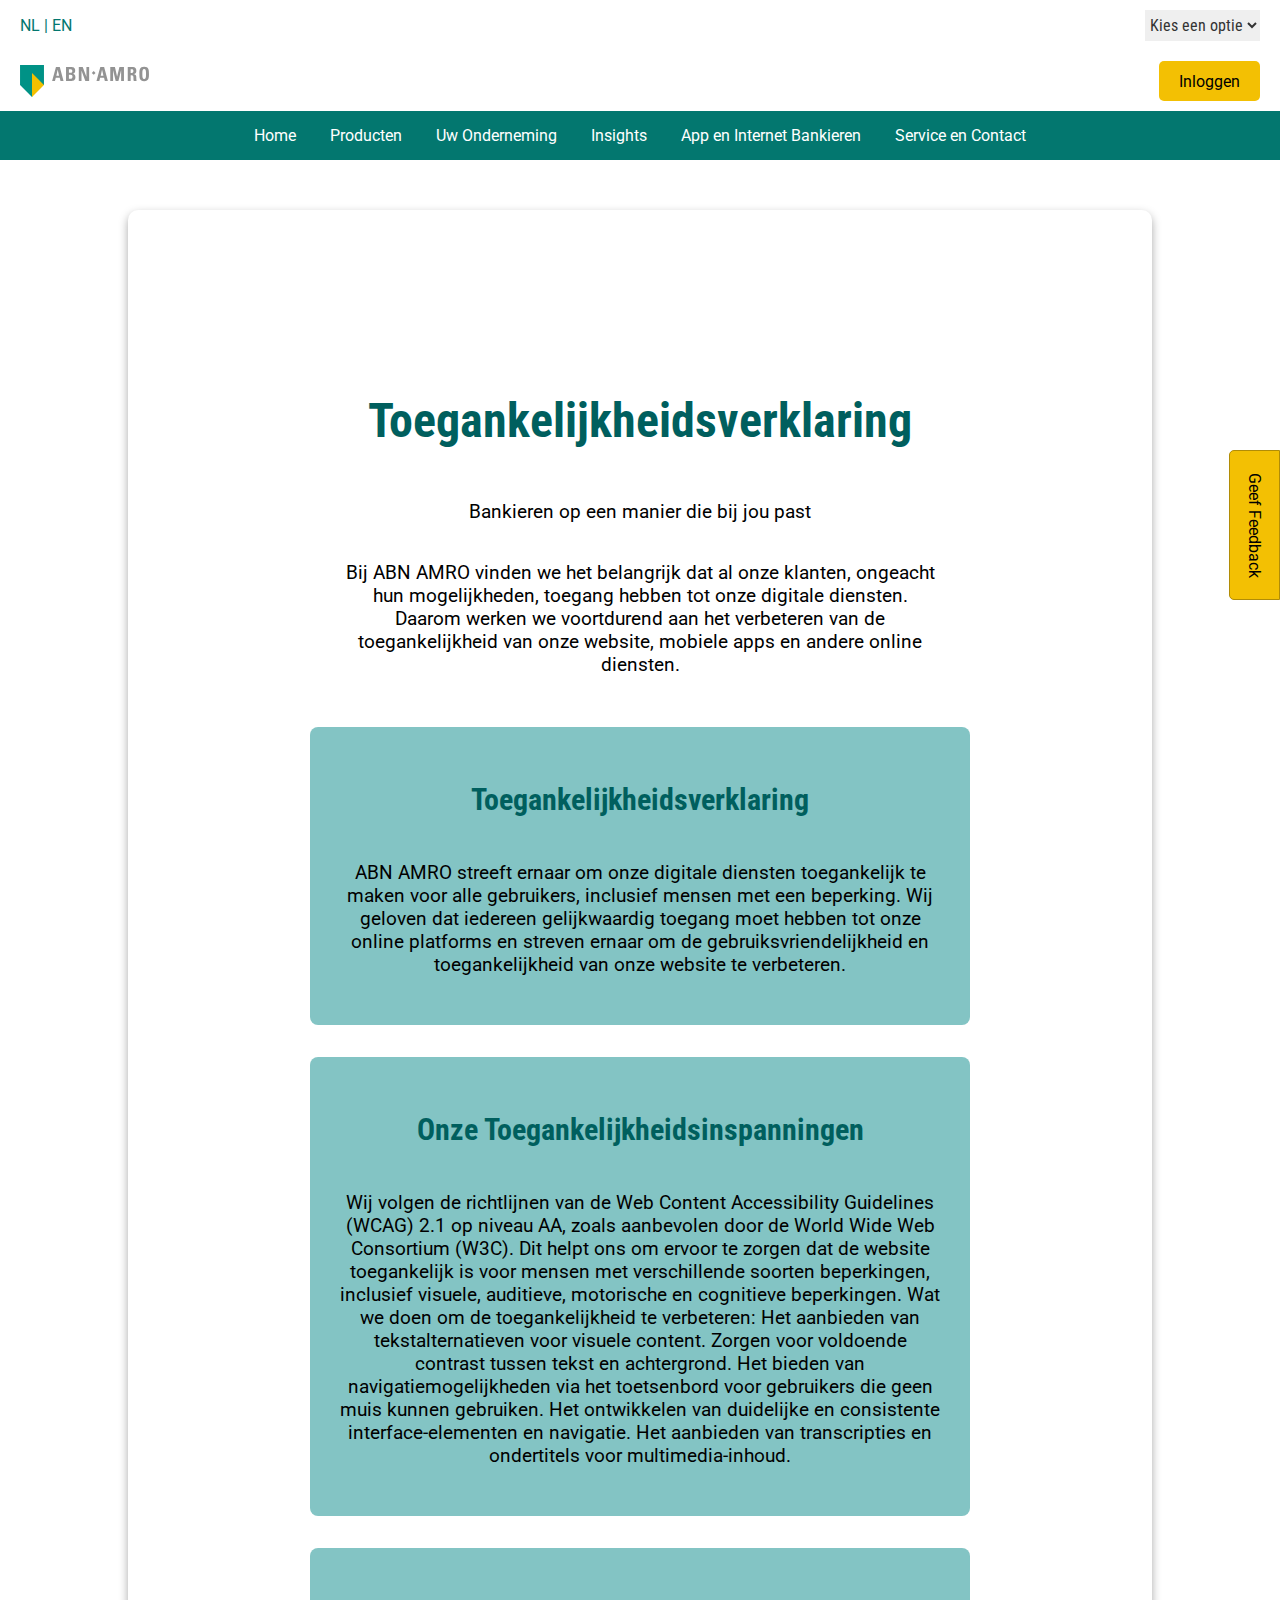
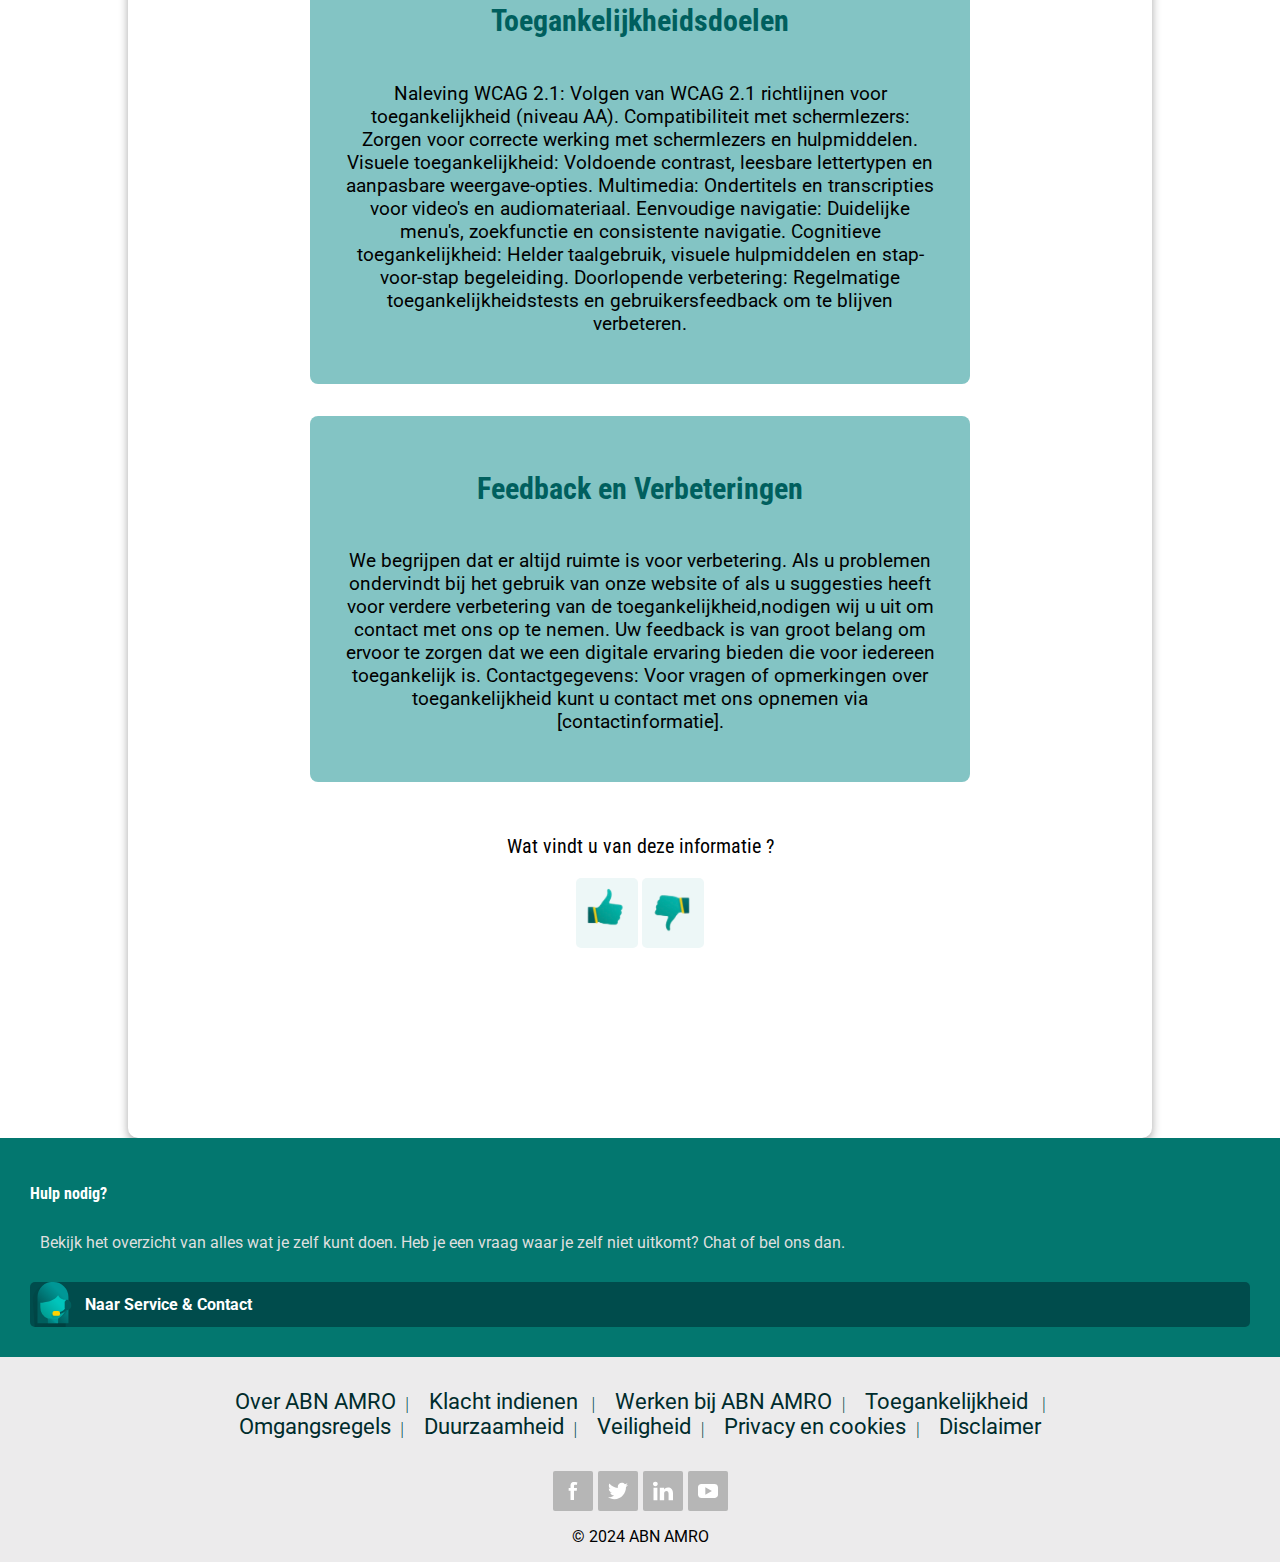
<file: index.html>
<!DOCTYPE html>
<html lang="nl">
<head>
    <meta charset="UTF-8">
    <meta name="viewport" content="width=device-width, initial-scale=1.0">
    <title>Toegankelijkheidsverklaring</title>
    <link rel="stylesheet" href="./styleguide/huisstijl.css">
    <link rel="stylesheet" href="styles.css">
    <link href="https://fonts.googleapis.com/css2?family=Roboto+Condensed:wght@400&display=swap" rel="stylesheet">
    <link href="https://fonts.googleapis.com/css2?family=Roboto:wght@400&display=swap" rel="stylesheet">
</head>

<body>
    <header>
        <section class="header-top">
                <p>NL | EN</p>
                <label for="keuze" class="sr-only">Kies een optie:</label>
                <select id="keuze" class="header-select">
                    <option value="" disabled selected class="sr-only">Kies een optie</option>
                    <option value="zakelijk" label="zakelijk">Zakelijk</option>
                    <option value="prive" label="prive">Prive</option>
                    <option value="prive-banking" label="prive banking">Prive Banking</option>
                </select>
            </section>

            <section class="header-middel">
                <img src="./ABN-assets /abn.svg" class="logo" alt="">
                <button class="inloggen">Inloggen</button>
            </section>

        <nav>
            <ul>
                <li class="main-menu">
                    <a id="home" href="https://www.abnamro.nl/nl/zakelijk/index.html" class="button">Home</a>
                    <a id="products-button" class="button" href="#"> Producten </a>
                    <div id="producten-menu" class="hidden">
                        <details>
                            <summary class="primary-menu"> Betalen & sparen </summary>
                            <ul class="secondary-menu">
                                <li> <a href="https://www.abnamro.nl/nl/zakelijk/producten/zakelijke-rekening/index.html"> Zakelijke rekening openen </a> </li>
                                <li> <a href="https://www.abnamro.nl/nl/zakelijk/producten/zakelijke-rekening/extra-zakelijke-rekening.html">Extra rekening openen</a></li>
                                <li> <a href="https://www.abnamro.nl/nl/zakelijk/producten/zakelijke-rekening/spaarrekening.html"> Spaarrekening openen </a> </li>
                                <li> <a href="https://www.abnamro.nl/nl/zakelijk/producten/zakelijke-rekening/vreemde-valuta-rekening/index.html"> Vreemde Valuta rekening openen</a> </li>
                                <li> <a href="https://www.abnamro.nl/nl/zakelijk/producten/boekhouden/index.html"> Boekhouden met ABN AMRO</a> </li>
                                <li> <a href="https://www.abnamro.nl/nl/zakelijk/producten/betalen/tikkie-zakelijk/index.html"> Tikkie voor bedrijven</a> </li>
                                <li> <a href="https://www.abnamro.nl/nl/zakelijk/producten/betalen/winkels-en-webshops/buckaroo/betaaloplossingen.html"> Pin- en online betaalmethoden</a> </li>
                                <li> <a href="https://www.abnamro.nl/nl/zakelijk/producten/zakelijke-rekening/zakelijke-rekening-opzeggen.html"> Zakelijke rekening opzeggen</a> </li>
                                <li> <a href="https://www.abnamro.nl/nl/zakelijk/producten/kosten-en-tarieven.html">Kosten en tarieven</a> </li>
                                <li> <a href="https://www.abnamro.nl/nl/zakelijk/rente/renteontwikkelingen/basisrentetarieven.html"> Basisrentetarieven</a> </li>
                                <li> <a href="https://www.abnamro.nl/nl/zakelijk/producten/betalen/sepa/incasso/index.html"> SEPA incasso</a> </li>
                                <li> <a href="https://www.abnamro.nl/nl/zakelijk/producten/betalen/contant-geld/index.html"> Contant geld</a> </li>
                                <li> <a href="https://www.abnamro.nl/nl/zakelijk/producten/boekhouden/boekhoudkoppeling/index.html"> Boekhoudkoppeling</a> </li>
                                <li> <a href="https://www.abnamro.nl/nl/zakelijk/internet-bankieren/e.dentifier/aanvragen.html">E.dentifier aanvragen</a> </li>
                                <li> <a href="https://www.abnamro.nl/nl/zakelijk/producten/betalen/winkels-en-webshops/index.html">Winkels en webshops</a> </li>
                                <li> <a href="https://www.abnamro.nl/nl/zakelijk/producten/zakelijke-rekening/vreemde-valuta-rekening/index.html"> Vreemde Valuta rekening openen</a> </li>
                                <li> <a href="https://www.abnamro.nl/nl/zakelijk/producten/boekhouden/index.html"> Boekhouden met ABN AMRO</a> </li>
                                <li> <a href="https://www.abnamro.nl/nl/zakelijk/producten/betalen/tikkie-zakelijk/index.html"> Tikkie voor bedrijven</a> </li>
                                <li> <a href="https://www.abnamro.nl/nl/zakelijk/producten/betalen/winkels-en-webshops/buckaroo/betaaloplossingen.html"> Pin- en online betaalmethoden</a> </li>
                                <li> <a href="https://www.abnamro.nl/nl/zakelijk/producten/zakelijke-rekening/zakelijke-rekening-opzeggen.html">Zakelijke rekening opzeggen</a> </li>
                                <li> <a href="https://www.abnamro.nl/nl/zakelijk/producten/kosten-en-tarieven.html">Kosten en tarieven</a> </li>
                                <li> <a href="https://www.abnamro.nl/nl/zakelijk/rente/renteontwikkelingen/basisrentetarieven.html"> Basisrentetarieven</a> </li>
                                <li> <a href="https://www.abnamro.nl/nl/zakelijk/producten/betalen/sepa/incasso/index.html"> SEPA incasso</a> </li>
                                <li> <a href="https://www.abnamro.nl/nl/zakelijk/producten/betalen/contant-geld/index.html"> Contant geld</a> </li>
                                <li> <a href="https://www.abnamro.nl/nl/zakelijk/producten/boekhouden/boekhoudkoppeling/index.html"> Boekhoudkoppeling</a> </li>
                                <li> <a href="https://www.abnamro.nl/nl/zakelijk/internet-bankieren/e.dentifier/aanvragen.html">E.dentifier aanvragen</a> </li>
                                <li> <a href="https://www.abnamro.nl/nl/zakelijk/producten/betalen/winkels-en-webshops/index.html">Winkels en webshops</a> </li>
                            </ul>
                        </details>

                        <details>
                            <summary class="primary-menu"> Passen & creditcards </summary>
                            <ul class="secondary-menu">
                                <li> <a
                                        href="https://www.abnamro.nl/nl/zakelijk/service-contact/index/path-detail/Betaalpassen/Betaalpas-aanvragen.html">Betaalpas
                                        aanvragen</a> </li>
                                <li> <a
                                        href="https://www.abnamro.nl/nl/zakelijk/producten/betalen/creditcards/index.html">
                                        Creditcard aanvragen </a> </li>
                                <li> <a
                                        href="https://www.abnamro.nl/nl/zakelijk/internet-bankieren/access-card/index.html">
                                        Acces Card aanvragen </a> </li>
                                <li> <a
                                        href="https://www.abnamro.nl/nl/zakelijk/service-contact/index/path-detail/Betaalpassen/Activeren/Telefonisch.html">
                                        Betaalpas activeren</a> </li>
                                <li> <a
                                        href="https://www.abnamro.nl/nl/zakelijk/service-contact/index/path-detail/Betaalpassen/Zakelijke-betaalpas-blokkeren.html">
                                        Betaalpas blokkeren</a> </li>
                                <li> <a
                                        href="https://www.abnamro.nl/nl/zakelijk/service-contact/index/path-detail/Betaalpassen/Zakelijke-betaalpas-blokkeren.html">
                                        Creditcard blokkeren</a> </li>
                            </ul>
                        </details>

                        <details>
                            <summary class="primary-menu"> Financieren </summary>
                            <ul class="secondary-menu">
                                <li> <a href="https://www.abnamro.nl/nl/zakelijk/producten/financieren/index.html">
                                        Alles over Financieren </a> </li>
                                <li> <a
                                        href="https://www.abnamro.nl/nl/zakelijk/producten/financieren/zakelijke-lening/index.html">
                                        Zakelijke lening </a> </li>
                                <li> <a
                                        href="https://www.abnamro.nl/nl/zakelijk/producten/financieren/zakelijk-krediet/index.html">
                                        Zakelijk krediet </a> </li>
                                <li> <a
                                        href="https://www.abnamro.nl/nl/zakelijk/producten/financieren/zakelijke-hypotheek/index.html">
                                        Zakelijke hypotheek</a> </li>
                                <li> <a
                                        href="https://www.abnamro.nl/nl/zakelijk/producten/financieren/alle-financieringen/zakelijke-lease/index.html">
                                        Zakelijke lease</a> </li>
                                <li> <a
                                        href="https://www.abnamro.nl/nl/zakelijk/producten/financieren/sectoren/index.html">
                                        Financieringen per sector</a> </li>
                                <li> <a
                                        href="https://www.abnamro.nl/nl/zakelijk/producten/financieren/alle-financieringen/index.html">
                                        Alle Financieringen</a> </li>
                                <li> <a
                                        href="https://www.abnamro.nl/nl/zakelijk/producten/financieren/financieringsgesprek/index.html">
                                        Financieringsgesprek</a> </li>
                                <li> <a
                                        href="https://www.abnamro.nl/nl/zakelijk/producten/financieren/leendoelen/index.html">Waarvoor
                                        wilt u lenen?</a> </li>
                                <li> <a
                                        href="https://www.abnamro.nl/nl/zakelijk/producten/financieren/informatie/ondernemerskrediet-stopt/index.html">
                                        OndernemersKrediet stopt</a> </li>
                                <li> <a
                                        href="https://new10.com/abnamro?nt_source=abnamro&nt_medium=referral&nt_campaign=coop&nt_content=nav_producten_financieren&_gl=1*ql1ecj*_ga*MTAyMTY5MTc3OC4xNzM2MTU5OTA1*_ga_H38ZZ0N44L*MTczNjM2MDY3MC45LjEuMTczNjM2MzgyNy4wLjAuMA..">
                                        New10</a> </li>
                                <li> <a
                                        href="https://www.abnamro.nl/nl/zakelijk/producten/financieren/informatie/kredietproces/index.html">
                                        Kredietproces</a> </li>
                                <li> <a
                                        href="https://www.abnamro.nl/nl/zakelijk/producten/financieren/informatie/gedragscode-kleinzakelijke-financiering.html">
                                        Gedragscode Kleinzakelijke Financieren</a> </li>
                                <li> <a
                                        href="https://www.abnamro.nl/nl/zakelijk/producten/financieren/informatie/lenen-starter.html">Lenen
                                        als starter</a> </li>
                            </ul>
                        </details>

                        <details>
                            <summary class="primary-menu"> Verzekeren </summary>
                            <ul class="secondary-menu">
                                <li> <a href="https://www.abnamro.nl/nl/zakelijk/producten/verzekeren/index.html">ABN
                                        AMRO Vezekeringen</a> </li>
                                <li> <a href="https://www.abnamro.nl/nl/zakelijk/producten/verzekeren/index.html">
                                        Ondernemersrisico's verzekeren</a> </li>
                            </ul>
                        </details>

                        <details>
                            <summary class="primary-menu"> Internationaal </summary>
                            <ul class="secondary-menu">
                                <li> <a
                                        href="https://www.abnamro.nl/nl/zakelijk/producten/betalen/trade-finance/index.html">
                                        Trade Finance </a> </li>
                                <li> <a
                                        href="https://www.abnamro.nl/nl/zakelijk/producten/betalen/trade-finance/garanties/index.html">
                                        Zakelijke bankgarantie</a> </li>
                                <li> <a
                                        href="https://www.abnamro.nl/nl/zakelijk/producten/internationale-betalingen-valutamanagement/index.html">
                                        Internationale betalingen </a> </li>
                                <li> <a
                                        href="https://www.abnamro.nl/nl/zakelijk/producten/internationale-betalingen-valutamanagement/valutamanagement.html">
                                        Valutamanagement</a> </li>
                                <li> <a
                                        href="https://www.abnamro.nl/nl/zakelijk/producten/zakelijke-rekening/vreemde-valuta-rekening/index.html">
                                        Vreemde Valuta rekening</a> </li>
                                <li> <a
                                        href="https://www.abnamro.nl/nl/zakelijk/speciaal-voor/internationaal-ondernemen/index.html">
                                        Internationaal ondernemen</a> </li>
                                <li> <a
                                        href="https://www.abnamro.nl/nl/zakelijk/producten/internationale-betalingen-valutamanagement/valutacentrum/index.html">
                                        Valutacentrum</a> </li>
                                <li> <a
                                        href="https://www.abnamro.nl/nl/zakelijk/speciaal-voor/international-desks/index.html">
                                        Kantoren in het buitenland</a> </li>
                            </ul>
                        </details>

                        <details>
                            <summary class="primary-menu"> Cybersecurity </summary>
                            <ul class="secondary-menu">
                                <li> <a href="https://www.abnamro.nl/nl/prive/abnamro/veilig-bankieren/index.html">
                                        Fraude melden </a> </li>
                                <li> <a
                                        href="https://doorpakken.abnamro.nl/hulpmiddelen-en-diensten/cyber-veilig-en-zeker/?_gl=1*1srkv6y*_ga*MTAyMTY5MTc3OC4xNzM2MTU5OTA1*_ga_H38ZZ0N44L*MTczNjM2MDY3MC45LjEuMTczNjM2NDIxMC4wLjAuMA..">
                                        Complete cyberbescherming</a> </li>
                                <li> <a
                                        href="https://www.abnamroverzekeringen.nl/zakelijk/verzekeringen/cyber?utm_source=abnamro.nl&utm_medium=referral&utm_campaign=verzekeren&utm_content=topnavigatie">
                                        Zakelijke cyberverzekering </a> </li>
                                <li> <a
                                        href="https://doorpakken.abnamro.nl/hulpmiddelen-en-diensten/cyber-risicoscan/?_gl=1*jwwg4g*_ga*MTAyMTY5MTc3OC4xNzM2MTU5OTA1*_ga_H38ZZ0N44L*MTczNjM2MDY3MC45LjEuMTczNjM2NDI0MS4wLjAuMA..">
                                        Doe de cyberrisicoscan</a> </li>
                                <li> <a
                                        href="https://doorpakken.abnamro.nl/hulpmiddelen-en-diensten/veilig-ondernemen/download-cyber-response-plan/?_gl=1*1tzcc0l*_ga*MTAyMTY5MTc3OC4xNzM2MTU5OTA1*_ga_H38ZZ0N44L*MTczNjM2MDY3MC45LjEuMTczNjM2NDI1NS4wLjAuMA..">
                                        Maak Cyber Response Plan</a> </li>
                                <li> <a href="https://www.abnamro.nl/nl/zakelijk/insights/cybersecurity/index.html">
                                        Alles over veilig zakendoen</a> </li>
                                <li> <a
                                        href="https://www.abnamro.nl/nl/zakelijk/insights/cybersecurity/beveiliging/index.html">
                                        Cyberveiligheid </a> </li>
                                <li> <a
                                        href="https://www.abnamro.nl/nl/media/belangrijkste_cybersecuritybedreigingen_tcm16-78700.pdf">
                                        Top 10 cyberdreigingen</a> </li>
                                <li> <a
                                        href="https://www.abnamro.nl/nl/zakelijk/insights/cybersecurity/cyberaanval/index.html">
                                        Cuberaanvallen</a> </li>
                                <li> <a
                                        href="https://www.abnamro.nl/nl/zakelijk/insights/cybersecurity/phishing/index.html">
                                        Cyberdreiging phishing</a> </li>
                                <li> <a
                                        href="https://www.abnamro.nl/nl/zakelijk/insights/cybersecurity/technologie/index.html">
                                        Technologie & cyber</a> </li>
                                <li> <a href="https://www.abnamro.nl/nl/zakelijk/insights/index.html"> Ga naar alle
                                        artikelen </a> </li>
                            </ul>
                        </details>

                        <details>
                            <summary class="primary-menu"> De Zaak van Nu </summary>
                            <ul class="secondary-menu">
                                <li> <a href="https://www.abnamro.nl/nl/zakelijk/index.html"> Duurzaam ondernemen</a>
                                </li>
                                <li> <a href="https://www.abnamro.nl/nl/zakelijk/insights/index.html"> Social impact
                                    </a> </li>
                                <li> <a href="https://www.abnamro.nl/nl/zakelijk/insights/circulair.html"> Circulaire
                                        economie</a> </li>
                                <li> <a
                                        href="https://doorpakken.abnamro.nl/hulpmiddelen-en-diensten/vastgoed-verduurzamen/">
                                        Vastgoed verduurzamen</a> </li>
                                <li> <a
                                        href="https://www.abnamro.nl/nl/zakelijk/duurzaam-ondernemen/subsidie-expertise.html">
                                        Subsidie Expertise</a> </li>
                                <li> <a href="https://www.abnamro.nl/nl/zakelijk/producten/index.html"> Zakelijk
                                        beleggen</a> </li>
                                <li> <a href="https://www.abnamro.nl/nl/zakelijk/coronavirus/de-zaak-vooruit.html">
                                        Overzicht</a> </li>
                                <li> <a href="https://www.abnamro.nl/nl/zakelijk/embedded-finance/index.html"> Embedded
                                        Finance </a> </li>
                                <li> <a href="https://www.abnamro.nl/nl/zakelijk/producten/boekhouden/index.html">
                                        Boekhouden met ABN AMRO</a> </li>
                                <li> <a
                                        href="https://doorpakken.abnamro.nl/hulpmiddelen-en-diensten/cyber-veilig-en-zeker/?_gl=1*13q9syk*_ga*MTAyMTY5MTc3OC4xNzM2MTU5OTA1*_ga_H38ZZ0N44L*MTczNjM2MDY3MC45LjEuMTczNjM2NDYxMy4wLjAuMA..">
                                        Cyber Veilig & Zeker</a> </li>
                                <li> <a href="https://www.abnamro.nl/nl/zakelijk/api/index.html"> API's</a> </li>
                            </ul>
                        </details>
                    </div>



                    <a id="uw-onderneming" class="button" href="#"> Uw Onderneming </a>
                    <div id="onderneming-menu" class="hidden">

                        <ul>
                            <details>
                                <summary class="primary-menu"> Starters </summary>
                                <ul class="secondary-menu">
                                    <li> <a
                                            href="https://www.abnamro.nl/nl/zakelijk/speciaal-voor/eigen-bedrijf-starten/index.html?pos=nav_zakelijk_starter_index">
                                            Alles voor starters</a> </li>
                                    <li> <a
                                            href="https://www.abnamro.nl/nl/zakelijk/producten/financieren/informatie/lenen-starter.html?pos=nav_zakelijk_starter_fin_lenen">
                                            Lenen</a> </li>
                                    <li> <a
                                            href="https://www.abnamro.nl/nl/zakelijk/producten/boekhouden/index.html?pos=nav_zakelijk_starter_boek_index">
                                            Boekhouden</a> </li>
                                    <li> <a
                                            href="https://www.abnamro.nl/nl/zakelijk/speciaal-voor/eigen-bedrijf-starten/speciaal-voor-starters.html?pos=nav_zakelijk_starter_product">
                                            Alle Producten</a> </li>
                                    <li> <a
                                            href="https://www.abnamro.nl/nl/zakelijk/ondernemerstips/bedrijf-starten.html?pos=nav_zakelijk_starter_starterstips">
                                            Tips voor starters</a> </li>
                                    <li> <a
                                            href="https://doorpakken.abnamro.nl/wegwijzer-voor-starters/?state=step&index=0">
                                            Wegwijzer voor starters</a> </li>
                                    <li> <a
                                            href="https://www.abnamro.nl/nl/zakelijk/insights/sectoren-en-trends/index.html?pos=nav_zakelijk_starter_sectoren">
                                            Inzichten in uw sector </a> </li>
                                    <li> <a
                                            href="https://www.abnamro.nl/nl/zakelijk/producten/zakelijke-rekening/index.html?pos=nav_zakelijk_starter_zk_rekening">
                                            zakelijke rekeningen</a> </li>
                                </ul>
                            </details>

                            <details>
                                <summary class="primary-menu"> Zzp'ers </summary>
                                <ul class="secondary-menu">
                                    <li> <a
                                            href="https://www.abnamro.nl/nl/zakelijk/speciaal-voor/zzp/index.html?pos=nav_zakelijk_zzp_index">
                                            Alles voor zzp'ers</a> </li>
                                    <li> <a
                                            href="https://www.abnamro.nl/nl/zakelijk/producten/zakelijke-rekening/openen.html?pos=nav_zakelijk_zzp_zk_rekening">
                                            Zakelijke rekening</a> </li>
                                    <li> <a
                                            href="https://www.abnamro.nl/nl/zakelijk/producten/financieren/index.html?pos=nav_zakelijk_zzp_fin_lenen">
                                            Lenen</a> </li>
                                    <li> <a
                                            href="https://www.abnamro.nl/nl/zakelijk/producten/boekhouden/index.html?pos=nav_zakelijk_zzp_boek_index">
                                            Boekhouden</a> </li>
                                    <li> <a href="https://www.abnamro.nl/nl/zakelijk/speciaal-voor/zzp/producten.html">
                                            Alle Producten</a> </li>
                                    <li> <a
                                            href="https://www.abnamro.nl/nl/zakelijk/speciaal-voor/zzp/overzicht-artikelen.html?pos=nav_zakelijk_zzp_overzicht">
                                            Tips voor zzp'ers</a> </li>
                                    <li> <a
                                            href="https://www.abnamro.nl/nl/zakelijk/speciaal-voor/zzp/tools-voor-zzp.html?pos=nav_zakelijk_zzp_rekentools">
                                            Rekentools</a> </li>
                                    <li> <a
                                            href="https://www.abnamro.nl/nl/zakelijk/insights/sectoren-en-trends/index.html?pos=nav_zakelijk_zzp_sector">
                                            Inzichten in uw sector </a> </li>
                                </ul>
                            </details>

                            <details>
                                <summary class="primary-menu"> Mkb'ers </summary>
                                <ul class="secondary-menu">
                                    <li> <a href="https://www.abnamro.nl/nl/zakelijk/speciaal-voor/mkb/index.html">
                                            Alles voor mkb'ers</a> </li>
                                    <li> <a
                                            href="https://www.abnamro.nl/nl/zakelijk/producten/zakelijke-rekening/openen.html?pos=nav_zakelijk_mkb_zk_rekening">
                                            Zakelijke rekening</a> </li>
                                    <li> <a
                                            href="https://www.abnamro.nl/nl/zakelijk/producten/financieren/index.html?pos=nav_zakelijk_mkb_fin_lenen">
                                            Financieren</a> </li>
                                    <li> <a
                                            href="https://www.abnamro.nl/nl/zakelijk/speciaal-voor/internationaal-ondernemen/index.html">
                                            Internationaal ondernemen</a> </li>
                                    <li> <a
                                            href="https://www.abnamro.nl/nl/zakelijk/producten/boekhouden/index.html?pos=nav_zakelijk_mkb_boek_index">
                                            Boekhouden met ABN AMRO</a> </li>
                                    <li> <a href="https://www.abnamro.nl/nl/zakelijk/speciaal-voor/mkb/producten.html">
                                            All producten</a> </li>
                                    <li> <a
                                            href="https://www.abnamro.nl/nl/zakelijk/ondernemerstips/index.html?pos=nav_zakelijk_mb_tipsondernemers">
                                            Ondernemertips</a> </li>
                                    <li> <a
                                            href="https://www.abnamro.nl/nl/zakelijk/insights/sectoren-en-trends/index.html?pos=nav_zakelijk_mkb_sector">
                                            Sector inzichten</a> </li>
                                    <li> <a
                                            href="https://www.abnamro.nl/nl/zakelijk/duurzaam-ondernemen/index.html?pos=nav_zakelijk_mkb_duurzaam-linklist">
                                            Duurzaamheid</a> </li>
                                    <li> <a
                                            href="https://www.abnamro.nl/nl/zakelijk/insights/cybersecurity/index.html?pos=nav_zakelijk_mkb_cyber">
                                            Cybersecurity</a> </li>
                                </ul>
                            </details>

                            <details>
                                <summary class="primary-menu"> Medici </summary>
                                <ul class="secondary-menu">
                                    <li> <a
                                            href="https://www.abnamro.nl/nl/zakelijk/speciaal-voor/medici/index.html?pos=nav_zakelijk_medisch_index">
                                            Alles voor Medici</a> </li>
                                    <li> <a
                                            href="https://www.abnamro.nl/nl/zakelijk/producten/zakelijke-rekening/openen.html?pos=nav_zakelijk_mkb_zk_rekening">
                                            Zakelijke rekening</a> </li>
                                    <li> <a
                                            href="https://www.abnamro.nl/nl/zakelijk/producten/financieren/medici/index.html?pos=nav_zakelijk_medisch_krediet_lease">
                                            Financieren</a> </li>
                                    <li> <a
                                            href="https://www.abnamrolease.com/nld/nl/wat-kunt-u-leasen/medische-apparatuur?cd_source=AAB-to-ABF&cd_medium=Website&cd_campaign=Referral&cd_content=topnavigatie&_gl=1*ekc1ly*_ga*MTAyMTY5MTc3OC4xNzM2MTU5OTA1*_ga_H38ZZ0N44L*MTczNjM2MDY3MC45LjEuMTczNjM2NTQ0MC4wLjAuMA..">
                                            Lease</a> </li>
                                    <li> <a href="https://www.abnamroverzekeringen.nl/zakelijk/verzekeringen/zorg">
                                            Verzekeren</a> </li>
                                    <li> <a
                                            href="https://www.abnamro.nl/nl/zakelijk/speciaal-voor/medici/producten.html">
                                            All producten</a> </li>
                                    <li> <a
                                            href="https://www.abnamro.nl/nl/zakelijk/speciaal-voor/medici/tips-voor-medici/index.html?pos=nav_zak_uwsituatie_medici_tips">
                                            Tips voor Medici</a> </li>
                                    <li> <a
                                            href="https://www.abnamro.nl/nl/zakelijk/speciaal-voor/medici/ondernemingsplan/index.html?pos=nav_zakelijk_medisch_ondernemingplan">
                                            Ondernemingsplan</a> </li>
                                    <li> <a
                                            href="https://www.abnamro.nl/nl/zakelijk/speciaal-voor/medici/branche-informatie/index.html?pos=nav_zakelijk_medisch_branche">
                                            Brancherapporten</a> </li>
                                    <li> <a
                                            href="https://www.abnamro.nl/nl/zakelijk/duurzaam-ondernemen/index?pos=nav_zakelijk_medisch_duurzaam">
                                            Duurzaamheid</a> </li>
                                    <li> <a
                                            href="https://www.abnamro.nl/nl/zakelijk/insights/cybersecurity/index?pos=nav_zakelijk_medisch_cyber">
                                            Cybersecurity</a> </li>
                                    <li> <a
                                            href="https://www.abnamro.nl/nl/zakelijk/speciaal-voor/medici/evenementen/index?pos=nav_zakelijk_medisch_event">
                                            Evenementen</a> </li>
                                    <li> <a
                                            href="https://www.abnamro.nl/nl/zakelijk/speciaal-voor/medici/contact-medici/index.html?pos=nav_zak_uwsituatie_medici_contact">
                                            Contact</a> </li>
                                </ul>
                            </details>

                            <details>
                                <summary class="primary-menu"> Corporates </summary>
                                <ul class="secondary-menu">
                                    <li> <a
                                            href="https://www.abnamro.nl/nl/zakelijk/speciaal-voor/corporate-banking/producten/index.html">
                                            Producten</a> </li>
                                    <li> <a
                                            href="https://www.abnamro.nl/nl/zakelijk/speciaal-voor/corporate-banking/sectoren/index.html">
                                            Sectoren</a> </li>
                                    <li> <a
                                            href="https://www.abnamro.nl/nl/zakelijk/speciaal-voor/corporate-banking/about-us/index.html">
                                            Over ons</a> </li>
                                    <li> <a href="https://www.abnamro.nl/nl/zakelijk/duurzaam-ondernemen/index.html">
                                            Duurzaamheid</a> </li>
                                    <li> <a
                                            href="https://www.abnamro.nl/nl/zakelijk/producten/betalen/creditcards/index.html">
                                            Zakelijke creditcards</a> </li>
                                    <li> <a
                                            href="https://www.abnamro.nl/nl/zakelijk/corporates-institutionals/producten/finance-your-business/corporate-lending.html">
                                            Financieren</a> </li>
                                    <li> <a
                                            href="https://www.abnamro.nl/nl/zakelijk/producten/internationale-betalingen-valutamanagement/valutamanagement.html">
                                            Valutamagnement</a> </li>
                                    <li> <a href="https://www.abnamro.nl/nl/zakelijk/internet-bankieren/index.html">
                                            Internet Bankieren Zakelijk</a> </li>
                                    <li> <a
                                            href="https://www.abnamro.nl/nl/zakelijk/producten/access-online/index.html">
                                            Acces Online</a> </li>
                                    <li> <a href="https://www.abnamro.nl/nl/zakelijk/service-contact/index.html">
                                            Service & contact</a> </li>
                                </ul>
                            </details>

                            <details>
                                <summary class="primary-menu"> Verenigingen </summary>
                                <ul class="secondary-menu">
                                    <li> <a
                                            href="https://www.abnamro.nl/nl/zakelijk/speciaal-voor/verenigingen-en-stichtingen/index.html?pos=nav=zakelijk=V&S">Verenigingen</a>
                                    </li>
                                    <li> <a
                                            href="https://www.abnamro.nl/nl/zakelijk/producten/zakelijke-rekening/stichting-vereniging.html?pos=nav=zakelijk=V&S">
                                            Rekening openen</a> </li>
                                    <li> <a
                                            href="https://www.abnamro.nl/nl/zakelijk/service-contact/gegevens-wijzigen/bestuurswijziging/index.html?pos=nav=zakelijk=V&S">
                                            Bestuurwijziging</a> </li>
                                    <li> <a
                                            href="https://www.abnamro.nl/nl/zakelijk/producten/boekhouden/index.html?pos=nav=zakelijk=V&S">
                                            Boekhouden</a> </li>
                                    <li> <a
                                            href="https://www.abnamro.nl/nl/zakelijk/speciaal-voor/verenigingen-en-stichtingen/sportverenigingen/index.html?pos=nav=zakelijk=V&S">Financiering
                                            sportvereniging</a> </li>
                                    <li> <a
                                            href="https://www.abnamro.nl/nl/zakelijk/speciaal-voor/verenigingen-en-stichtingen/producten.html">
                                            Alle producten</a> </li>
                                </ul>
                            </details>

                            <details>
                                <summary class="primary-menu"> Intermediars </summary>
                                <ul class="secondary-menu">
                                    <li> <a
                                            href="https://www.abnamro.nl/nl/zakelijk/speciaal-voor/intermediairs/index.html">Alles
                                            voor intermediairs</a> </li>
                                    <li> <a
                                            href="https://www.abnamro.nl/nl/zakelijk/producten/financieren/alle-financieringen/zakelijke-lease/index.html">
                                            Zakelijke lease</a> </li>
                                    <li> <a
                                            href="https://www.abnamro.nl/nl/zakelijk/producten/financieren/zakelijke-lening/index.html">
                                            Zakelijke lening</a> </li>
                                    <li> <a
                                            href="https://www.abnamro.nl/nl/zakelijk/producten/financieren/zakelijk-krediet/index.html">
                                            Zakelijk krediet</a> </li>
                                    <li> <a
                                            href="https://doorpakken.abnamro.nl/?_gl=1*lrf7kv*_ga*MTAyMTY5MTc3OC4xNzM2MTU5OTA1*_ga_H38ZZ0N44L*MTczNjM2MDY3MC45LjEuMTczNjM2NTg1NS4wLjAuMA..">Meer
                                            dan een bank</a> </li>
                                    <li> <a
                                            href="https://www.abnamro.nl/nl/zakelijk/producten/betalen/tikkie-zakelijk/index.html">
                                            Tikki voor bedrijven</a> </li>
                                    <li> <a
                                            href="https://www.abnamro.nl/nl/zakelijk/insights/sectoren-en-trends/index.html">
                                            Sectoren en trends</a> </li>
                                    <li> <a href="https://www.abnamro.nl/nl/zakelijk/ondernemerstips/index.html">
                                            Ondernemerstips</a> </li>
                                    <li> <a href="https://www.abnamro.nl/nl/zakelijk/ondernemerstips/index.html">
                                            Macro-economie</a> </li>
                                </ul>
                            </details>
                    </div>

                    <a id="insights" href="https://www.abnamro.nl/nl/zakelijk/insights/index.html" class="button">
                        Insights </a>

                    <a id="app-en-internet-bankieren" class="button" href="#"> App en Internet Bankieren </a>
                    <div id="app-menu" class="hidden">
                        <ul>
                            <details>
                                <summary class="primary-menu"> ABN AMRO app </summary>
                                <ul class="secondary-menu">
                                    <li> <a
                                            href="https://www.abnamro.nl/nl/zakelijk/abn-amro-app/index.html?pos=nav_topnav_zakelijk_im_mb_index">
                                            Alles over de ABN AMRO app</a> </li>
                                    <li> <a
                                            href="https://www.abnamro.nl/nl/zakelijk/abn-amro-app/abn-amro-app-activeren.html">
                                            Activeren van de app </a> </li>
                                    <li> <a
                                            href="https://www.abnamro.nl/nl/zakelijk/abn-amro-app/inloggenmetqr.html?pos=nav_topnav_zakelijk_im_mb_inloggenmetqr">
                                            Inloggen met de app </a> </li>
                                    <li> <a
                                            href="https://www.abnamro.nl/nl/zakelijk/service-contact/index/path-detail/Internet-Bankieren-Zakelijk-en-ABN-AMRO-app/ABN-AMRO-app.html?pos=nav_topnav_zakelijk_im_mb_hulpbijapp">
                                            Hulp bij de app </a> </li>
                                    <li> <a
                                            href="https://www.abnamro.nl/nl/prive/internet-en-mobiel/abn-amro-app/veilig-mobiel-bankieren.html?pos=nav_topnav_zakelijk_im_mb_veiligmobielbankieren">
                                            Veilig bankieren met de app</a> </li>
                                </ul>
                            </details>

                            <details>
                                <summary class="primary-menu"> Internet Bankieren </summary>
                                <ul class="secondary-menu">
                                    <li> <a
                                            href="https://www.abnamro.nl/nl/zakelijk/internet-bankieren/index.html?pos=nav_topnav_zakelijk_im_ib_index">
                                            Alles over Internet Bankieren</a> </li>
                                </ul>
                            </details>

                            <details>
                                <summary class="primary-menu"> Acces Online </summary>
                                <ul class="secondary-menu">
                                    <li> <a
                                            href="https://www.abnamro.nl/nl/zakelijk/producten/access-online/index.html?pos=nav_topnav_zakelijk_im_aol_index">Alles
                                            over Acces Online</a> </li>
                                </ul>
                            </details>

                            <details>
                                <summary class="primary-menu"> Hulp bij online bankieren </summary>
                                <ul class="secondary-menu">
                                    <li> <a
                                            href="https://www.abnamro.nl/nl/zakelijk/service-contact/index/path-detail/Internet-Bankieren-Zakelijk-en-ABN-AMRO-app/ABN-AMRO-app.html?pos=nav_topnav_zakelijk_im_hulp_app_pathfinder">Hulp
                                            bij de ABN AMRO app</a> </li>
                                    <li> <a
                                            href="https://www.abnamro.nl/nl/zakelijk/service-contact/index/path-detail/Internet-Bankieren-Zakelijk-en-ABN-AMRO-app/Internet-Bankieren-Zakelijk.html?pos=nav_topnav_zakelijk_im_hulp_ib_pathfinder">
                                            Hulp bij Internet Bankieren</a> </li>
                                </ul>
                            </details>

                            <details>
                                <summary class="primary-menu"> Veilig bankieren </summary>
                                <ul class="secondary-menu">
                                    <li> <a
                                            href="https://www.abnamro.nl/nl/zakelijk/insights/cybersecurity/index.html?pos=nav_topnav_zakelijk_im_vb_index">Alles
                                            over veilig bankieren</a></li>
                                    <li> <a
                                            href="https://www.abnamro.nl/nl/prive/abnamro/veilig-bankieren/fraude-melden.html">Fraude
                                            melden</a></li>
                                </ul>
                            </details>
                        </ul>
                    </div>

                    <a id="service-contact" href="https://www.abnamro.nl/nl/zakelijk/service-contact/index.html"
                        class="button"> Service en Contact </a>
            </ul>
            </li>
        </nav>
    </header>


    <main>
        <h1> Toegankelijkheidsverklaring </h1>
        <p>Bankieren op een manier die bij jou past</p>
        <p>Bij ABN AMRO vinden we het belangrijk dat al onze klanten,
            ongeacht hun mogelijkheden, toegang hebben tot onze digitale diensten.
            Daarom werken we voortdurend aan het verbeteren van de toegankelijkheid van onze website,
            mobiele apps en andere online diensten.</p>

        <div class="article-container">
            <section>
                <article id="article-1">
                    <h2> Toegankelijkheidsverklaring </h2>
                    <p> ABN AMRO streeft ernaar om onze digitale diensten toegankelijk te maken voor alle gebruikers,
                        inclusief mensen met een beperking. Wij geloven dat iedereen gelijkwaardig toegang moet hebben
                        tot onze online platforms en streven ernaar om de gebruiksvriendelijkheid en toegankelijkheid
                        van
                        onze website te verbeteren.</p>
                </article>

                <article id="article-2">
                    <h2>Onze Toegankelijkheidsinspanningen</h2>
                    <p> Wij volgen de richtlijnen van de Web Content Accessibility Guidelines (WCAG) 2.1 op niveau AA,
                        zoals aanbevolen door de World Wide Web Consortium (W3C). Dit helpt ons om ervoor te zorgen dat
                        de website toegankelijk is voor mensen met verschillende soorten beperkingen, inclusief visuele,
                        auditieve, motorische en cognitieve beperkingen.
                        Wat we doen om de toegankelijkheid te verbeteren:
                        Het aanbieden van tekstalternatieven voor visuele content.
                        Zorgen voor voldoende contrast tussen tekst en achtergrond.
                        Het bieden van navigatiemogelijkheden via het toetsenbord voor gebruikers die geen muis kunnen
                        gebruiken.
                        Het ontwikkelen van duidelijke en consistente interface-elementen en navigatie.
                        Het aanbieden van transcripties en ondertitels voor multimedia-inhoud.</p>
                </article>

                <article id="article-3">
                    <h2>Toegankelijkheidsdoelen</h2>
                    <p> Naleving WCAG 2.1: Volgen van WCAG 2.1 richtlijnen voor toegankelijkheid (niveau AA).
                        Compatibiliteit met schermlezers: Zorgen voor correcte werking met schermlezers en hulpmiddelen.
                        Visuele toegankelijkheid: Voldoende contrast, leesbare lettertypen en aanpasbare
                        weergave-opties.
                        Multimedia: Ondertitels en transcripties voor video's en audiomateriaal.
                        Eenvoudige navigatie: Duidelijke menu's, zoekfunctie en consistente navigatie.
                        Cognitieve toegankelijkheid: Helder taalgebruik, visuele hulpmiddelen en stap-voor-stap
                        begeleiding.
                        Doorlopende verbetering: Regelmatige toegankelijkheidstests en gebruikersfeedback om te blijven
                        verbeteren.</p>
                </article>

                <article id="article-4">
                    <h2>Feedback en Verbeteringen</h2>
                    <p> We begrijpen dat er altijd ruimte is voor verbetering.
                        Als u problemen ondervindt bij het gebruik van onze website of als
                        u suggesties heeft voor verdere verbetering van
                        de toegankelijkheid,nodigen wij u uit om contact met ons op te nemen.
                        Uw feedback is van groot belang om ervoor te zorgen dat we een digitale
                        ervaring bieden die voor iedereen toegankelijk is.
                        Contactgegevens: Voor vragen of opmerkingen over toegankelijkheid
                        kunt u contact met ons opnemen via [contactinformatie].</p>
                </article>
        </div>


        <section class="main-bottom">
            <h3>Wat vindt u van deze informatie ?</h3>

            <div class="goed-slecht">
                <a href="#goed"> <img src="./ABN-assets /goed.png" alt="klik hier als u het goede informatie vind"></a>
                <a href="#slecht"> <img src="./ABN-assets /slecht.png" alt="klik hier als u het slechte informatie vind"></a>
            </div>
        </section>
    </main>

    <footer>
        <section class="footer-top">
            <h3>Hulp nodig?</h3>
            <p>Bekijk het overzicht van alles wat je zelf kunt doen. Heb je een vraag waar je zelf niet uitkomt? Chat of
                bel ons dan.</p>

            <div class="service-button">
                <img src="./ABN-assets /support.svg" alt="neem contact op">
                <a href="https://www.abnamro.nl/nl/prive/service-en-contact/index.html">Naar Service & Contact</a>
            </div>
        </section>

        <section class="footer-bottom">
            <ul>
                <li><a href="https://www.abnamro.nl/nl/prive/abnamro/index.html">Over ABN AMRO</a></li>
                <li><a href="https://www.abnamro.nl/nl/prive/abnamro/klacht-indienen/index.html">Klacht indienen</a>
                </li>
                <li><a href="https://www.werkenbijabnamro.nl/">Werken bij ABN AMRO</a></li>
                <li><a href="https://www.abnamro.nl/nl/prive/abnamro/toegankelijkheid/index.html">Toegankelijkheid</a>
                </li>
                <li><a href="https://www.abnamro.nl/nl/prive/abnamro/omgangsregels.html">Omgangsregels</a></li>
                <li><a href="https://www.abnamro.nl/nl/prive/abnamro/duurzaamheid/index.html">Duurzaamheid</a></li>
                <li><a href="https://www.abnamro.nl/nl/prive/abnamro/veilig-bankieren/index.html">Veiligheid</a></li>
                <li><a href="https://www.abnamro.nl/nl/prive/abnamro/privacy/index.html">Privacy en cookies</a></li>
                <li><a href="https://www.abnamro.nl/nl/prive/abnamro/disclaimer.html">Disclaimer</a></li>
        </ul> 
</section> 
<section class="footer-bottom-icons">
                <a href="https://www.facebook.com/abnamro">
                         <img src="./ABN-assets /facebook.svg" alt="Volg ons op Facebook"> </a>
                <a href="https://x.com/abnamro"> 
                        <img src="./ABN-assets /twitter.svg" alt="Volg ons op Twitter"></a>
                <a href="https://www.linkedin.com/company/abn-amro/"> 
                        <img src="./ABN-assets /linkedin.svg" alt="Volg ons op LinkedIn"></a>
                <a href="https://www.youtube.com/abnamro">
                         <img src="./ABN-assets /youtube.svg" alt="Volg ons op YouTube"></a>
                
                </section> <div class="web-versie"> <p>© 2024 ABN AMRO</p> </div> </footer>
                <button id="feedback-button">Geef Feedback</button>
                
                <div id="feedback-form" class="hidden"> <form id="feedback-form-content"> 
                        <h4>Met uw tips en suggesties verbeteren wij de website.</h4>
                        <p>Wat vindt u van uw bezoek?</p> <div class="star-rating"> 
                
                <input type="radio" id="star1" name="rating" value="1">
                <label for="star1" class="star">★</label>
                
                <input type="radio" id="star2" name="rating" value="2">
                <label for="star2" class="star">★</label>
                
                <input type="radio" id="star3" name="rating" value="3">
                <label for="star3" class="star">★</label>
                
                <input type="radio" id="star4" name="rating" value="4">
                <label for="star4" class="star">★</label>
                
                <input type="radio" id="star5" name="rating" value="5">
                <label for="star5" class="star">★</label>
                
                </div> 
                <p>Wat wilt u met ons delen?</p>
                 <select id="rating" name="rating" required alt="Kies type feedback">
                         <option value="1">Een klacht</option>
                          <option value="2">Een idee</option>
                           <option value="3">Een compliment</option>
                            <option value="4">Iets anders</option>
                        </select> 
                        
                <p>Kunt u hier meer over vertellen?</p> 
                <textarea id="feedback" name="feedback" rows="4" required aria-label="Vul uw feedback in"></textarea> 
                <div class="warning"> 
                        <p><strong>Belangrijk:</strong></p>
                                Vul geen persoonlijke gegevens in, zoals uw naam of pincode. We gebruiken uw feedback voor het verbeteren van onze service. Hulp nodig? Neem gerust contact met ons op.</p> 
                        </div>
                <button type="submit" id="submit-button" aria-label="Verstuur feedback">Verstuur</button>
                
                </form>
                <button id="close-form" aria-label="Sluit formulier">X</button>
                
                </div> <script src="main.js"></script> 
        </body>
         </html>
</file>
<file: styleguide/huisstijl.css>
/* Algemene kleurinstellingen */
:root {
    --background-color: #ffffff;
    --primary-section-color: #03776f;
    --secondary-section-color: #17928d;
    --tertiary-section-color: #dfdfdf;
    --background-color-article: #0386867d;
    --background-color-footer: #ecebec;
    --feedbackform-background-color:#edf7f7;

    /* TEXT KLEUREN */
    --text-color: #000000;
    --title-color: #005f5e;
    --link-text-color: #004c4c;
    --menu-link-text-color: #ffffff;
    --footer-text-color: #666666;

    /* BUTTON KLEUREN */
    --primary-button-color: #004c4c;
    --primary-button-hover-color: #00a296;
    --primary-click-button-color: #002c2c;
    --secondary-button-color: #f3c003;
    --secondary-button-hover-color: #b18c06;
    --icon-color: #b6b6b6;

    /* FONTGROOTES */
    --font-size-header-l: 32px;
    --font-size-header-m: 25px;
    --font-size-header-s: 19px;
    --font-size-text: 16px;
    --font-size-text-s: 12px;

    /* FONT */
    --font-family-titles: "Roboto condensed";
    --font-family-text: "Roboto";

    /* BUTTON */
    --button-padding: 10px 20px;
    --button-border: none;
    --button-border-radius: 5px; 
}

/*STIJL TEXT CONTENT*/
h1 {
    font-family: var(--font-family-titles);
    font-size: var(--font-size-header-l);
    color: var(--title-color);
}

h2 {
    font-family: var(--font-family-titles);
    font-size: var(--font-size-header-m);
    color: var(--title-color);
}

h3 {
    font-family: var(--font-family-titles);
    font-size: var(--font-size-header-medium);
    color: var(--tertiary-section-color);
    font-weight: normal;
    color: var(--text-color);
}

h4 { 
    font-family: var(--font-family-titles);
    font-size:var(--font-size-header-m);
    color: var(--primary-button-color);
}

p {
    font-family: var(--font-family-text);
    font-size: var(--font-size-text);
    color: var(--text-color);
}

a {
    text-decoration: none;
    font-family: var(--font-family-text);
    color: var(--link-text-color);

    &:hover {
        text-decoration: underline;
    }
}

nav { 
font-size: var(--font-size-text);
background-color: var(--primary-section-color);
color: var(--menu-link-text-color);
}



/* SIJL ARTICLE */
article {
    background-color: var(--background-color-article);
}

/* STIJL BUTTONS */
button {
    padding: var(--button-padding);
    border: var(--button-border);
    border-radius: var(--button-border-radius);
    font-family: var(--font-family-text);
    font-size: var(--font-size-text);
    background-color: var(--secondary-button-color);
    color: var(--text-color);
    cursor: pointer;
}


button:hover {
    background-color: var(--secondary-button-hover-color);
}

.button:hover {
    background-color: var(--primary-button-color);
    text-decoration: none;
    }

.primary-menu {
    font-family: var(--font-family-titles);
}


/* LOGO */
.logo {
    width: 129px;
    height: 40px;
}

/* STIJL FOOTER */

.footer-top {
    color: var( --tertiary-section-color);
    background-color: var(--primary-section-color);
}

.footer-top p {
    color: var(--tertiary-section-color);
}

.footer-top .service-button {
    background-color: var(--primary-button-color);
    color: var(--tertiary-section-color);
    font-size: var(--font-size-text);
    font-weight: bold;
    text-decoration: none;
    border-radius: var(--button-border-radius);

    & a {
        text-decoration: none;
        color: var(--background-color);
    }
} 

.footer-top .service-button:hover {
    background-color: var(--primary-click-button-color);
}

.footer-top .service-button img {
    width: 45px;
    height: 45px;
}

.footer-bottom {
    background-color: var(--background-color-footer);
}

.footer-bottom li:not(:last-child)::after {
    content: "|";
    margin-left: 10px;
    color: var(--primary-button-color);
}

.footer-bottom a {
    text-decoration: none;
    color: var(--primary-click-button-color);
    font-size: var(font-size-text); 
}

.footer-bottom a:hover {
    text-decoration: underline;
}

.footer-bottom-icons {
    background-color: var(--background-color-footer);
}

.footer-bottom-icons a {
    background-color: var(--icon-color);
}

.footer-bottom-icons a:hover {
    background-color: var(--secondary-section-color);
}

.footer-bottom-icons img {
    width: 20px;
    height: 30px;
}

.web-versie { 
        font-size: var(--font-size-s);
        color: var(--footer-text-color);
      
    }

#feedback-button {
    background-color: var(--primary-section-color);
    color: var(--background-color) ;
    border-radius: var(--button-border-radius);
    cursor: pointer;
}

#feedback-button {
    background-color: var(--secondary-button-color);
    color: var(--text-color)
}

#feedback-form {
    background-color: var(--feedbackform-background-color);

    & p { 
        font-family: var(--font-family-text);
    }
}

select, input, textarea {
    font-family: var(--font-family-text);
}

#close-form {
    background: none;
    font-size: var(--font-size-header-l);
    cursor: pointer;
    color: var(--primary-button-color);
}

/* STAR RATING*/
.star-rating .star {
    font-size: 40px;
    cursor: pointer;
    color: var(--background-color-article);
}

.star:hover,
.star-rating input:checked ~ .star {
    color: var(--primary-button-color);
}
</file>
<file: styles.css>
body {
display: flex;
flex-direction: column;
margin: 0;
}

/*HEADER*/
.header-top {
display: flex;
flex-direction: row;
justify-content: space-between;
margin: px 0;
padding: 0 20px;
}

.header-top p {
font-family: var(--font-family-text);
font-size: var(--font-size-tekst);
color: var(--primary-section-color);
}

.header-middel {
display: flex;
flex-direction: row;
justify-content: space-between;
margin: 10px 0;
padding: 0 20px;
}

.header-select {
display: inline-block;
width: auto;
height: auto;
padding: 4px 1px;
border: none;
font-size: 16px;
text-align: right;
font-family: "Roboto Condensed", sans-serif;
color: #333;
}

.sr-only {
position: absolute;
width: 1px;
height: 1px;
margin: -1px;
padding: 0;
border: 0;
clip: rect(0, 0, 0, 0);
overflow: hidden;
}

/* MENU */
nav {
display: flex;
flex-direction: row;
overflow-x: auto;
white-space: nowrap;
padding: 5px 15px;
margin: 0;
margin-bottom: 50px;
}

nav::-webkit-scrollbar {
height: 9px;
}

nav::-webkit-scrollbar-thumb {
background-color: var(--primary-button-color);
border-radius: 5px;
}

nav::-webkit-scrollbar-thumb:hover {
background-color: var(--primary-button-color);
}

nav ul {
display: block;
margin: 0;
padding: 0;
list-style-type: none;
}

.button {
display: inline-block;
padding: 10px 15px;
border: none;
border-radius: 5px;
font-size: 16px;
white-space: nowrap;
cursor: pointer;
background: none;
color: var(--background-color);

 & a {
    font-family: var(--font-family-titels);
 }
}


#producten-menu, #onderneming-menu, #app-menu {
display: none;
position: absolute;
width: 100%;
left: 0;
z-index: 1;
min-height: 600px;
padding: 30px;
font-family: var(--font-family-titels);
background: #00675e linear-gradient(135deg, #005e5d 0, #00877d 58%, #00726b 58%, #00877d 100%);
color: var(--background-color);
}

#producten-menu.visible, #onderneming-menu.visible, #app-menu.visible {
display: block;
}

details {
display: block;
margin: 10px 0;
}

details > summary {
display: block;
padding: 10px 15px;
border-radius: 5px;
cursor: pointer;
color: white;
}

details > summary:hover,
details[open] > summary {
background-color: #029286;
width: 50%;
}

.primary-menu {
display: flex;
}

.secondary-menu {
display: block;
margin-left: 20px;
padding: 0;
list-style-type: none;
}

.secondary-menu a::before {
content: "";
background-image: url("./ABN-assets/arrow-right.svg");
padding-right: 18px;
background-repeat: no-repeat;
position: relative;
left: 0;
transition: .2s all;
}

.secondary-menu a:hover:before {
left: 4px;
transition: .1s all;
}

.secondary-menu li {
font-family: var(--font-family-titels);
display: grid;
margin: 10px;
line-height: 20px;
}

.secondary-menu a {
color: var(--background-color);
}

.secondary-menu a:hover {
width: 70%;
border-radius: 5px;
}

/* MAIN ( MIDDENSTUK) */
main {
display: flex;
flex-direction: column;
text-align: center;
justify-content: center;
}

main p {
text-align: center;
max-width: 600px;
}

article {
display: flex;
flex-direction: column;
align-items: center;
padding: 30px;
border-radius: 8px;
margin: 32px;
max-width: 600px;
overflow-wrap: break-word;


& p {
    max-width: 600px;
}
}

main, article {
display: flex;
flex-direction: column;
align-items: center;
justify-content: center;
text-align: center;
}

.goed-slecht a {
display: inline-block;
background-color: #edf7f7;
text-decoration: none;
border-radius: 5px;
transition: all 0.3s ease;

img {
    width: 62px;
    height: 65.5px;
}
}

.goed-slecht a:hover {
border: 3px solid #86d1ce;
background-color: #d9f0ef;
}

.main-bottom {
display: flex;
flex-direction: column;
background-color: var(--background-color);
margin-bottom: 40px;

& h3 {
    font-size: 20px;
    word-wrap: break-word;
    word-break: break-word;
}
}

.main-bottom img {
width: 62px;
height: 65px;
}

/* FOOTER */

footer {
display: flex;
flex-direction: column;
}

.footer-top {
padding: 30px;
}

.footer-top h3 {
color: var(--background-color);
font-size: 16px;
font-weight: bold;
}

.footer-top p {
margin: 30px 10px;
font-size: 16px;
text-align: left;
}

.footer-top .service-button {
display: flex;
align-items: center;
border-radius: 5px;
gap: 10px;
transition: background-color 0.3s;
cursor: pointer;
}

.footer-top .service-button a {
display: inline-block;
}

.footer-bottom {
display: flex;
align-items: center;
justify-content: center;
padding: 2rem;

}

.footer-bottom ul {
display: flex;
justify-content: center;
gap: 0;
list-style: none;
padding: 0;
margin: 0;
flex-wrap: wrap;
max-width: 80%;

}

.footer-bottom li {
position: relative;
margin: 0 10px;
word-wrap: break-word;
word-break: break-word;
text-align: center;
}

.footer-bottom li:not(:last-child)::after {
content: "|";
margin-left: 10px;
}

.footer-bottom a {
display: inline-block;
text-align: center;
max-width: 100%;
overflow-wrap: break-word;
word-break: break-word;
}

.footer-bottom-icons {
display: flex;
justify-content: center;
list-style: none;
gap: 5px;
margin: 0;
padding: 0;

}

.footer-bottom-icons a {
display: flex;
align-items: center;
justify-content: center;
width: 40px;
height: 40px;
border-radius: 2px;
}

.web-versie {
background-color:var(--background-color-footer);
text-align: center;
}

.hidden {
display: none;
}

/* INTERACTIE */

#feedback-button {
position: fixed;
top: 50%;
right: 0;
transform: translateY(-50%) rotate(deg);
padding: 10px 15px;
border: 1px solid var(--secondary-button-hover-color);
height: 150px;
border-radius: 5px 0 0 5px;
cursor: pointer;
text-align: center;
writing-mode: vertical-lr; 
}

/* STAR RATING */
.star-rating input {
display: none;
}

.star-rating .star {
border-radius: 10px;
transition: color 0.3s;
margin-right: 5px;

}

#feedback-form {
position: fixed;
top: 50%;
left: 50%;
transform: translate(-50%, -50%);
z-index: 1000;
padding: 20px;
border: 1px solid #ccc;
border-radius: 10px;
box-shadow: 0 4px 6px var(--text-color);
width: 90%; 
max-width: 700px; 

}

select, input, textarea {
padding: 10px;
margin: 10px 0;
width: 100%; 
box-sizing: border-box;
}

textarea {
resize: vertical; 
overflow-x: hidden;
height: 120px;
}

#close-form {
position: absolute;
top: 10px;
right: 10px;
border: none;
cursor: pointer;

}

/* RESPONSIVE DESIGN */
@media screen and (min-width: 800px) {
nav {
    align-items: center;
    justify-content: center;
}

h1 {
    font-size: 48px;

    & p {
        font-size: 19px;
    }
}

main p {
    font-size: 19px;
}

.main-top, article {
    display: flex;
    flex-direction: column;
    text-align: center;
    justify-content: center;

    & p {
        font-size: 19px;
    }
}

h2 {
    font-size: 30px;
}

.footer-bottom a {
    font-size: 22px;
}
}
#feedback-form {
padding: 40px;
}

textarea {
height: 150px; 
}


@media (min-width: 1000px) {
body {
    display: flex;
    flex-direction: column;
    margin: 0;
    padding: 0;

}

main {
    display: flex;
    justify-content: center;
    align-items: center;
    padding: 150px;
    margin: 0 auto;
    max-width: 1200px;
    background-color: var(background-color);
    border-radius: 10px;
    box-shadow: 0 4px 10px rgba(0, 0, 0, 0.346);

}

#feedback-form {
    width: 100%;
    max-width: 600px;
    padding: 40px;
    margin: 0 auto;
    border-radius: 8px;
    box-shadow: 0 4px 6px rgba(0, 0, 0, 0.1);
}

#feedback-form p,
#feedback-form select,
#feedback-form input,
#feedback-form textarea {
    margin: 20px 0;
}

}
</file>
